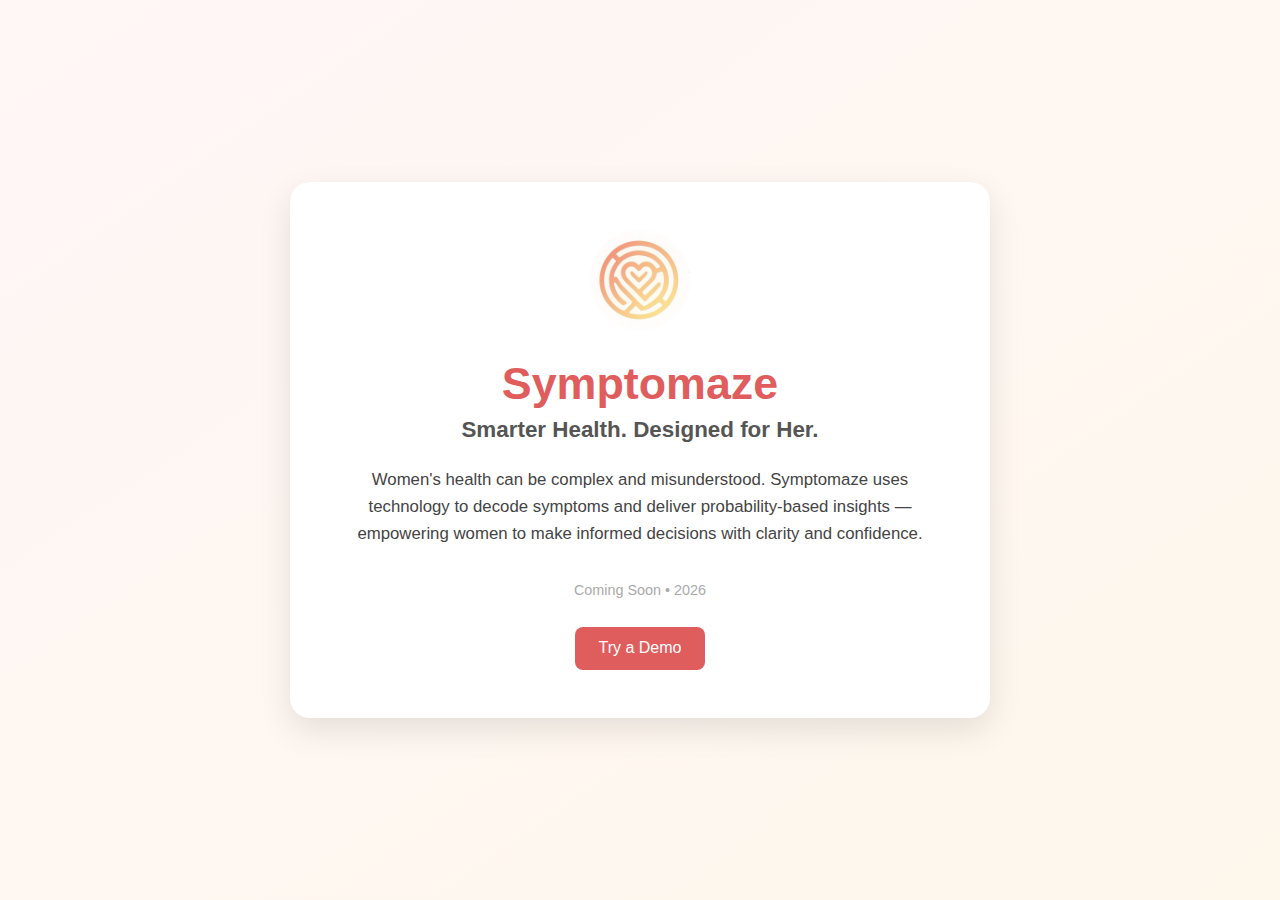
<file: index.html>
<!DOCTYPE html>
<html lang="en">
<head>
  <meta charset="UTF-8" />
  <meta name="viewport" content="width=device-width, initial-scale=1.0" />
  <title>Symptomaze – Coming Soon</title>
  <link rel="apple-touch-icon" sizes="180x180" href="/assets/favicon/apple-touch-icon.png">
  <link rel="icon" type="image/png" sizes="16x16" href="/assets/favicon/favicon-16x16.png">
  <link rel="icon" type="image/png" sizes="32x32" href="/assets/favicon/favicon-32x32.png">
  <link rel="icon" type="image/png" sizes="192x192" href="/assets/favicon/android-chrome-192x192.png">
  <link rel="icon" type="image/png" sizes="512x512" href="/assets/favicon/android-chrome-512x512.png">
  <link rel="manifest" href="/assets/favicon/site.webmanifest">
  <link rel="stylesheet" href="/style/default.css">
</head>
<body>
  <div class="card">
    <img src="/assets/logo/logo.png" alt="Symptomaze Logo" class="logo" />
    <h1>Symptomaze</h1>
    <h2>Smarter Health. Designed for Her.</h2>
    <p>
      Women's health can be complex and misunderstood. Symptomaze uses technology to decode symptoms and deliver probability-based insights — empowering women to make informed decisions with clarity and confidence.
    </p>
    <p class="footer">Coming Soon • 2026</p>
    <a href="demo-coming-soon.html" class="demo-button">Try a Demo</a>
  </div>
</body>
</html>
</file>
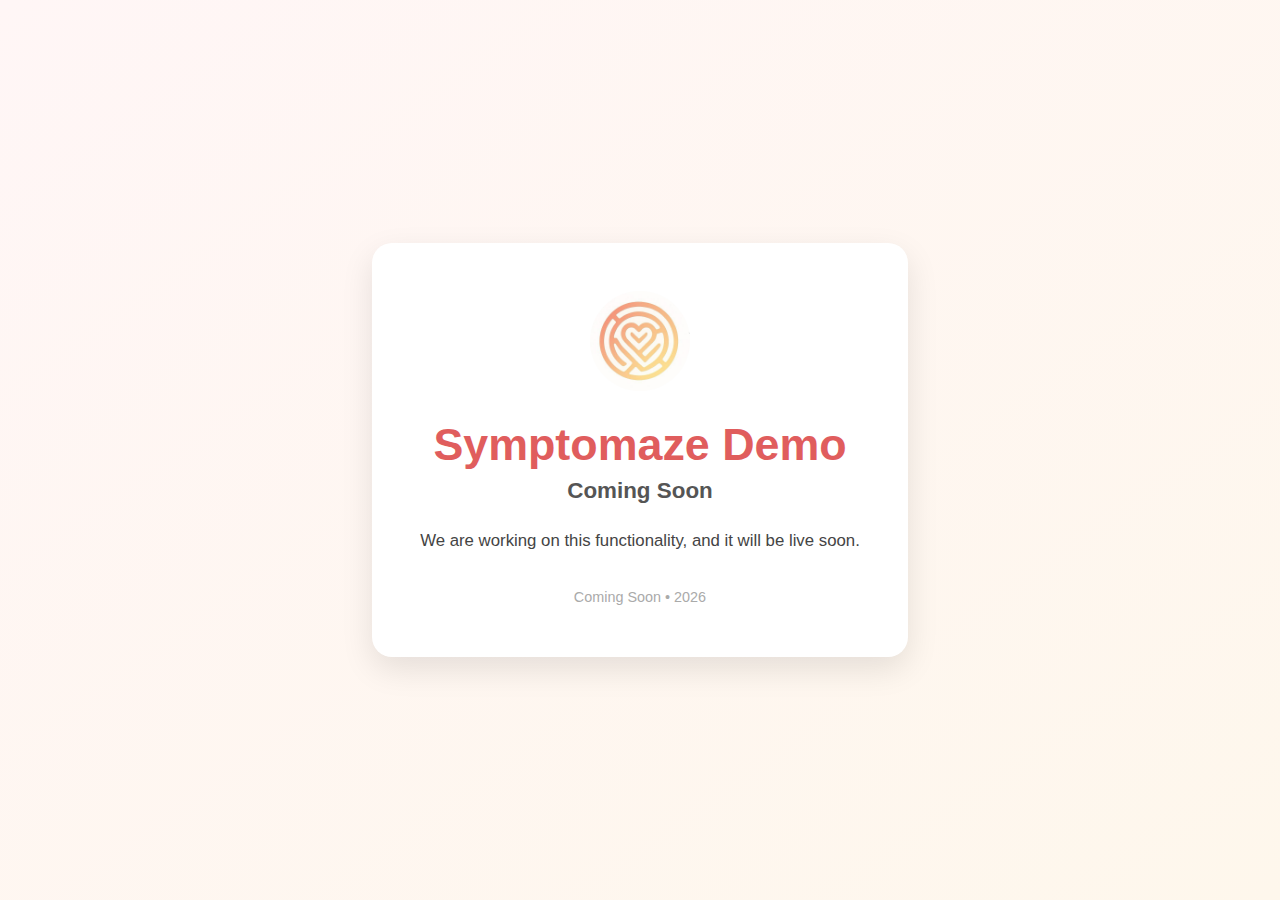
<file: demo-coming-soon.html>
<!DOCTYPE html>
<html lang="en">
<head>
  <meta charset="UTF-8" />
  <meta name="viewport" content="width=device-width, initial-scale=1.0" />
  <title>Symptomaze Demo – Coming Soon</title>
  <link rel="apple-touch-icon" sizes="180x180" href="/assets/favicon/apple-touch-icon.png">
  <link rel="icon" type="image/png" sizes="16x16" href="/assets/favicon/favicon-16x16.png">
  <link rel="icon" type="image/png" sizes="32x32" href="/assets/favicon/favicon-32x32.png">
  <link rel="icon" type="image/png" sizes="192x192" href="/assets/favicon/android-chrome-192x192.png">
  <link rel="icon" type="image/png" sizes="512x512" href="/assets/favicon/android-chrome-512x512.png">
  <link rel="manifest" href="/assets/favicon/site.webmanifest">
  <link rel="stylesheet" href="/style/default.css">
</head>
<body>
  <div class="card">
    <img src="/assets/logo/logo.png" alt="Symptomaze Logo" class="logo" />
    <h1>Symptomaze Demo</h1>
    <h2>Coming Soon</h2>
    <p>
      We are working on this functionality, and it will be live soon.
    </p>
    <p class="footer">Coming Soon • 2026</p>
  </div>
</body>
</html>
</file>
<file: style/default.css>
:root {
    --primary: #e05d5d;
    --bg-gradient: linear-gradient(to bottom right, #fff6f6, #fef7ec);
    --font-main: 'Segoe UI', 'Helvetica Neue', sans-serif;
}

* {
    margin: 0;
    padding: 0;
    box-sizing: border-box;
}

body {
    font-family: var(--font-main);
    background: var(--bg-gradient);
    color: #333;
    display: flex;
    justify-content: center;
    align-items: center;
    min-height: 100vh;
    padding: 20px;
}

.card {
    background: white;
    border-radius: 20px;
    padding: 3rem;
    max-width: 700px;
    text-align: center;
    box-shadow: 0 12px 32px rgba(0, 0, 0, 0.1);
    animation: fadeIn 1s ease-out;
}

@keyframes fadeIn {
    from { opacity: 0; transform: translateY(20px); }
    to { opacity: 1; transform: translateY(0); }
}

.logo {
    max-width: 100px;
    margin-bottom: 1.5rem;
    border-radius: 50%;
}

h1 {
    font-size: 2.8rem;
    color: var(--primary);
    margin-bottom: 0.5rem;
}

h2 {
    font-size: 1.4rem;
    color: #555;
    margin-bottom: 1.5rem;
}

p {
    font-size: 1.05rem;
    line-height: 1.6;
    color: #444;
}

.footer {
    margin-top: 2rem;
    font-size: 0.9rem;
    color: #aaa;
}

@media (max-width: 600px) {
    .card {
    padding: 2rem;
    }

    h1 {
    font-size: 2rem;
    }

    h2 {
    font-size: 1.2rem;
    }
}

.demo-button {
    display: inline-block;
    margin-top: 1.5rem;
    padding: 0.8rem 1.5rem;
    background-color: var(--primary);
    color: white;
    font-size: 1rem;
    border-radius: 8px;
    text-decoration: none;
    transition: background-color 0.3s ease;
}

.demo-button:hover {
    background-color: #c94b4b;
}
</file>
